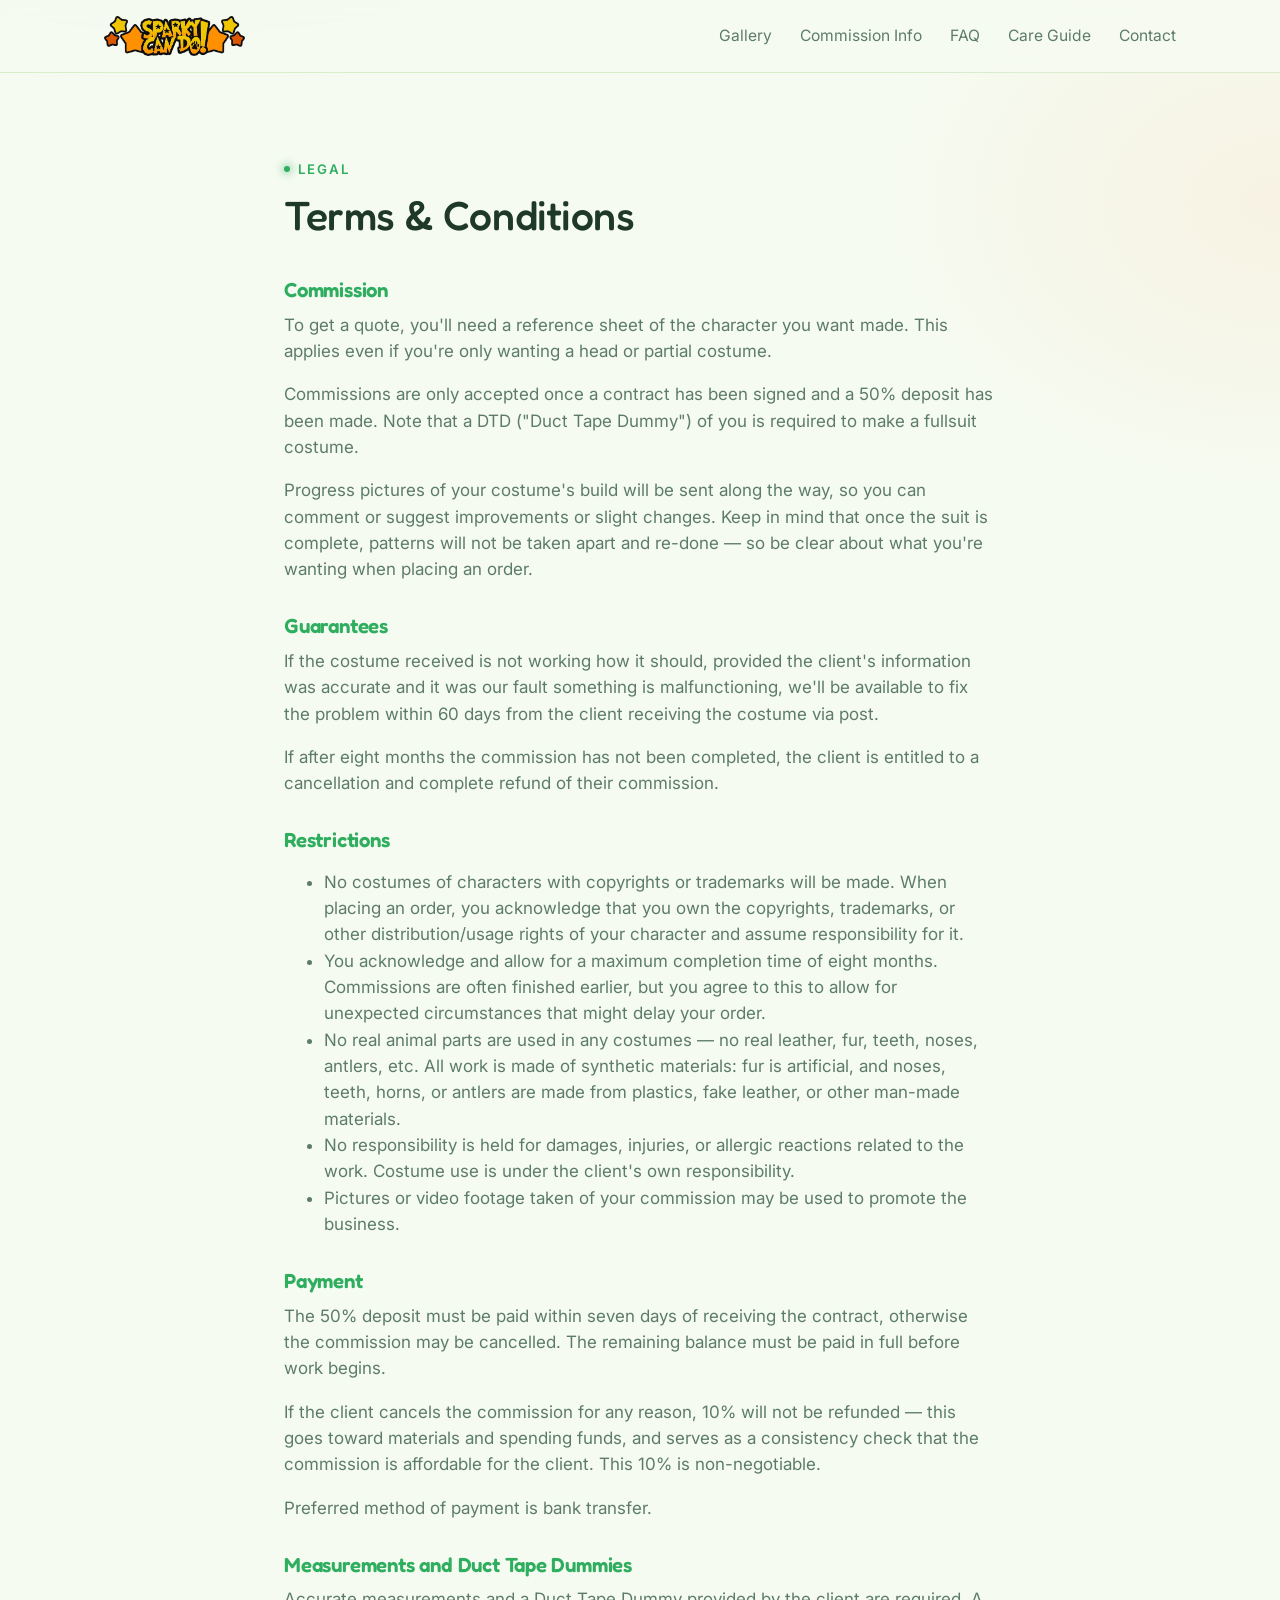
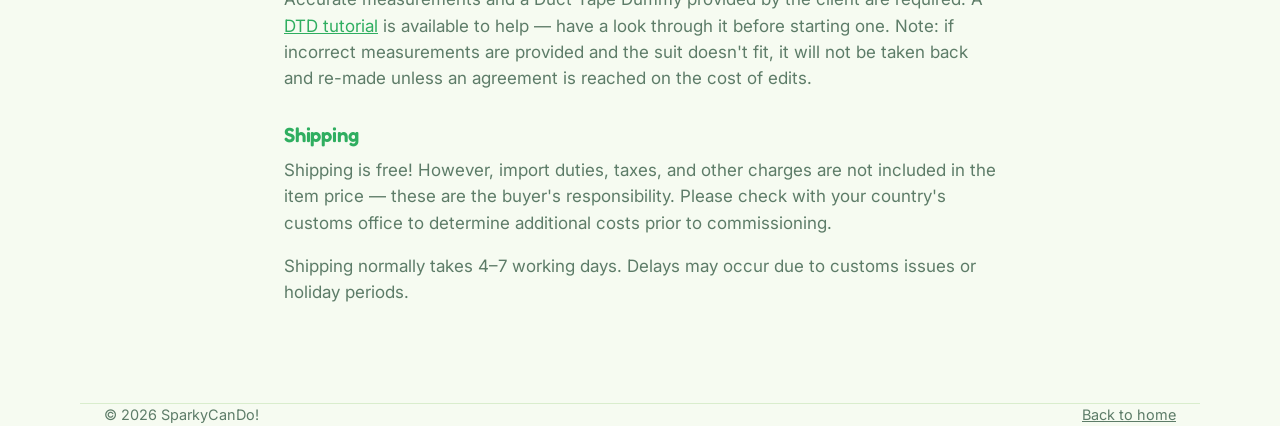
<file: terms.html>
<!DOCTYPE html>
<html lang="en">

<head>
  <meta charset="UTF-8" />
  <meta name="viewport" content="width=device-width, initial-scale=1.0" />
  <title>Terms &amp; Conditions — SparkyCanDo!</title>
  <link
    href="https://fonts.googleapis.com/css2?family=Fredoka:wght@400;500;600;700&family=Inter:wght@400;500;600&display=swap"
    rel="stylesheet" />
  <link rel="stylesheet" href="assets/style.css" />
</head>

<body>

  <header class="site">
    <div class="nav-row">
      <a href="index.html" class="brand"><img src="assets/images/logo.png" alt="SparkyCanDo!" /></a>
      <nav class="links">
        <a href="gallery.html">Gallery</a>
        <a href="index.html#commissions">Commission Info</a>
        <a href="index.html#faq">FAQ</a>
        <a href="index.html#care">Care Guide</a>
        <a href="index.html#contact">Contact</a>
      </nav>
      <button class="nav-toggle" aria-label="Toggle menu">☰</button>
    </div>
  </header>

  <main>
    <section>
      <div class="wrap" style="max-width:760px;">
        <span class="eyebrow">Legal</span>
        <h1 style="font-size:2.4rem;">Terms &amp; Conditions</h1>

        <h3 style="color:var(--spark); margin-top:2em;">Commission</h3>
        <p>To get a quote, you'll need a reference sheet of the character you want made. This applies even if you're
          only wanting a head or partial costume.</p>
        <p>Commissions are only accepted once a contract has been signed and a 50% deposit has been made. Note that a
          DTD ("Duct Tape Dummy") of you is required to make a fullsuit costume.</p>
        <p>Progress pictures of your costume's build will be sent along the way, so you can comment or suggest
          improvements or slight changes. Keep in mind that once the suit is complete, patterns will not be taken apart
          and re-done — so be clear about what you're wanting when placing an order.</p>

        <h3 style="color:var(--spark); margin-top:1.6em;">Guarantees</h3>
        <p>If the costume received is not working how it should, provided the client's information was accurate and it
          was our fault something is malfunctioning, we'll be available to fix the problem within 60 days from the
          client receiving the costume via post.</p>
        <p>If after eight months the commission has not been completed, the client is entitled to a cancellation and
          complete refund of their commission.</p>

        <h3 style="color:var(--spark); margin-top:1.6em;">Restrictions</h3>
        <ul style="color:var(--muted);">
          <li>No costumes of characters with copyrights or trademarks will be made. When placing an order, you
            acknowledge that you own the copyrights, trademarks, or other distribution/usage rights of your character
            and assume responsibility for it.</li>
          <li>You acknowledge and allow for a maximum completion time of eight months. Commissions are often finished
            earlier, but you agree to this to allow for unexpected circumstances that might delay your order.</li>
          <li>No real animal parts are used in any costumes — no real leather, fur, teeth, noses, antlers, etc. All work
            is made of synthetic materials: fur is artificial, and noses, teeth, horns, or antlers are made from
            plastics, fake leather, or other man-made materials.</li>
          <li>No responsibility is held for damages, injuries, or allergic reactions related to the work. Costume use is
            under the client's own responsibility.</li>
          <li>Pictures or video footage taken of your commission may be used to promote the business.</li>
        </ul>

        <h3 style="color:var(--spark); margin-top:1.6em;">Payment</h3>
        <p>The 50% deposit must be paid within seven days of receiving the contract, otherwise the commission may be
          cancelled. The remaining balance must be paid in full before work begins.</p>
        <p>If the client cancels the commission for any reason, 10% will not be refunded — this goes toward materials
          and spending funds, and serves as a consistency check that the commission is affordable for the client. This
          10% is non-negotiable.</p>
        <p>Preferred method of payment is bank transfer.</p>

        <h3 style="color:var(--spark); margin-top:1.6em;">Measurements and Duct Tape Dummies</h3>
        <p>Accurate measurements and a Duct Tape Dummy provided by the client are required. A <a href="index.html#care"
            style="color:var(--spark);">DTD tutorial</a> is available to help — have a look through it before starting
          one. Note: if incorrect measurements are provided and the suit doesn't fit, it will not be taken back and
          re-made unless an agreement is reached on the cost of edits.</p>

        <h3 style="color:var(--spark); margin-top:1.6em;">Shipping</h3>
        <p>Shipping is free! However, import duties, taxes, and other charges are not included in the item price — these
          are the buyer's responsibility. Please check with your country's customs office to determine additional costs
          prior to commissioning.</p>
        <p>Shipping normally takes 4–7 working days. Delays may occur due to customs issues or holiday periods.</p>
      </div>
    </section>
  </main>

  <footer class="wrap">
    <span>&copy; <span id="year"></span> SparkyCanDo!</span>
    <span><a href="index.html" style="color:inherit;">Back to home</a></span>
  </footer>

  <script>document.getElementById("year").textContent = new Date().getFullYear();</script>
  <script src="assets/main.js"></script>
</body>

</html>
</file>
<file: assets/style.css>
/* ============================================================
   SparkyCanDo — Design Tokens
   Subject: custom fursuit maker / small craft business.
   Direction: fresh, playful, green — bright and friendly rather
   than moody. Chunky rounded display type instead of a serif,
   for a fun/approachable feel. Hand-stitched dash dividers stay
   as the signature motif (it's a sewing business), just recolored.
   ============================================================ */

:root {
  --bg: #f6fbf1;
  --surface: #e9f6e0;
  --surface-2: #ffffff;
  --text: #1e3a26;
  --muted: #5d7c68;
  --spark: #2fae60;
  /* signature accent — fresh green */
  --spark-dim: #9adcb6;
  --ember: #ff8a3d;
  /* CTA / playful pop against the green */
  --thread: #2aa9a0;
  /* small tag accent, sparingly used */
  --line: #d9edcd;

  --font-display: "Fredoka", sans-serif;
  --font-body: "Inter", -apple-system, sans-serif;

  --radius: 14px;
  --wrap: 1120px;
}

@media (prefers-reduced-motion: no-preference) {
  html {
    scroll-behavior: smooth;
  }
}

* {
  box-sizing: border-box;
}

html,
body {
  margin: 0;
  padding: 0;
  background: var(--bg);
  color: var(--text);
  font-family: var(--font-body);
  font-size: 17px;
  line-height: 1.55;
}

body {
  background-image:
    radial-gradient(ellipse 900px 500px at 15% -10%, rgba(47, 174, 96, 0.10), transparent 60%),
    radial-gradient(ellipse 700px 500px at 100% 10%, rgba(255, 138, 61, 0.08), transparent 60%);
  background-repeat: no-repeat;
}

img {
  max-width: 100%;
  display: block;
}

a {
  color: inherit;
}

.wrap {
  max-width: var(--wrap);
  margin: 0 auto;
  padding: 0 24px;
}

h1,
h2,
h3 {
  font-family: var(--font-display);
  font-weight: 600;
  line-height: 1.1;
  margin: 0 0 0.5em;
  letter-spacing: -0.01em;
}

h1 {
  font-size: clamp(2.4rem, 5vw, 4.2rem);
  font-weight: 500;
}

h2 {
  font-size: clamp(1.7rem, 3vw, 2.4rem);
}

h3 {
  font-size: 1.2rem;
}

p {
  color: var(--muted);
  margin: 0 0 1em;
}

.eyebrow {
  font-family: var(--font-body);
  font-size: 0.78rem;
  letter-spacing: 0.16em;
  text-transform: uppercase;
  color: var(--spark);
  font-weight: 600;
  display: inline-flex;
  align-items: center;
  gap: 8px;
  margin-bottom: 14px;
}

.eyebrow::before {
  content: "";
  width: 6px;
  height: 6px;
  border-radius: 50%;
  background: var(--spark);
  box-shadow: 0 0 8px 2px rgba(47, 174, 96, 0.5);
}

/* --- stitched divider, the signature motif --- */
.stitch {
  width: 100%;
  height: 14px;
  margin: 0;
  opacity: 0.55;
}

.stitch svg {
  width: 100%;
  height: 100%;
  display: block;
}

/* --- header --- */
header.site {
  position: sticky;
  top: 0;
  z-index: 50;
  background: rgba(246, 251, 241, 0.86);
  backdrop-filter: blur(8px);
  border-bottom: 1px solid var(--line);
}

.nav-row {
  display: flex;
  align-items: center;
  justify-content: space-between;
  padding: 16px 24px;
  max-width: var(--wrap);
  margin: 0 auto;
}

.brand {
  display: flex;
  align-items: center;
  gap: 8px;
  text-decoration: none;
  flex-shrink: 0;
}

.brand img {
  height: 40px;
  max-height: 40px;
  width: auto;
  max-width: 160px;
  object-fit: contain;
  display: block;
}

@media (max-width: 760px) {
  .brand img {
    height: 32px;
    max-height: 32px;
  }
}

.brand .dot {
  color: var(--spark);
}

nav.links {
  display: flex;
  gap: 28px;
  font-size: 0.92rem;
}

nav.links a {
  text-decoration: none;
  color: var(--muted);
  transition: color 0.2s;
}

nav.links a:hover,
nav.links a:focus-visible {
  color: var(--spark);
}

.nav-toggle {
  display: none;
  background: none;
  border: none;
  color: var(--text);
  font-size: 1.5rem;
  cursor: pointer;
}

@media (max-width: 760px) {
  nav.links {
    position: absolute;
    top: 100%;
    left: 0;
    right: 0;
    flex-direction: column;
    background: var(--surface);
    padding: 20px 24px;
    gap: 16px;
    border-bottom: 1px solid var(--line);
    display: none;
  }

  nav.links.open {
    display: flex;
  }

  .nav-toggle {
    display: block;
  }
}

/* --- hero --- */
.hero {
  padding: 90px 0 70px;
}

.hero-grid {
  display: grid;
  grid-template-columns: 1.1fr 0.9fr;
  gap: 48px;
  align-items: center;
}

@media (max-width: 860px) {
  .hero-grid {
    grid-template-columns: 1fr;
  }
}

.hero p.lede {
  font-size: 1.12rem;
  max-width: 46ch;
}

.cta-row {
  display: flex;
  gap: 14px;
  flex-wrap: wrap;
  margin-top: 28px;
}

.btn {
  display: inline-flex;
  align-items: center;
  gap: 8px;
  padding: 13px 26px;
  border-radius: var(--radius);
  font-weight: 600;
  font-size: 0.95rem;
  text-decoration: none;
  border: 1px solid transparent;
  cursor: pointer;
  transition: transform 0.15s ease, box-shadow 0.15s ease, background 0.15s ease;
  font-family: var(--font-body);
}

.btn:hover {
  transform: translateY(-1px);
}

.btn-primary {
  background: var(--ember);
  color: #ffffff;
}

.btn-primary:hover {
  box-shadow: 0 6px 24px rgba(255, 107, 74, 0.35);
}

.btn-ghost {
  border-color: var(--line);
  color: var(--text);
  background: transparent;
}

.btn-ghost:hover {
  border-color: var(--spark);
  color: var(--spark);
}

.hero-photo {
  position: relative;
}

.hero-photo img {
  border-radius: 10px;
  transform: rotate(-2deg);
  box-shadow: 0 30px 60px -20px rgba(30, 58, 38, 0.25);
  border: 6px solid var(--surface-2);
}

/* --- pill stats strip --- */
.stats {
  display: flex;
  gap: 40px;
  flex-wrap: wrap;
  padding: 30px 0 10px;
  border-top: 1px solid var(--line);
  margin-top: 40px;
}

.stat b {
  display: block;
  font-family: var(--font-display);
  font-size: 1.7rem;
  color: var(--spark);
}

.stat span {
  color: var(--muted);
  font-size: 0.88rem;
}

/* --- section shell --- */
section {
  padding: 80px 0;
}

.section-head {
  max-width: 640px;
  margin-bottom: 44px;
}

.section-alt {
  background: var(--surface);
}

/* --- gallery: year jump nav + year sections --- */
.year-nav {
  display: flex;
  flex-wrap: wrap;
  gap: 10px;
  margin-bottom: 50px;
}

.year-nav a {
  text-decoration: none;
  color: var(--muted);
  background: var(--surface-2);
  border: 1px solid var(--line);
  padding: 8px 18px;
  border-radius: 999px;
  font-size: 0.88rem;
  font-weight: 600;
  transition: color 0.2s, border-color 0.2s;
}

.year-nav a:hover,
.year-nav a:focus-visible {
  color: var(--spark);
  border-color: var(--spark);
}

.gallery-year {
  margin-bottom: 60px;
  scroll-margin-top: 90px;
}

.year-head {
  display: flex;
  align-items: baseline;
  gap: 16px;
  margin-bottom: 24px;
  flex-wrap: wrap;
  position: sticky;
  top: 74px;
  z-index: 5;
  background: rgba(246, 251, 241, 0.92);
  backdrop-filter: blur(6px);
  padding: 10px 0;
}

.year-head .year-badge {
  font-family: var(--font-display);
  font-size: 2rem;
  color: var(--spark);
}

.year-head p {
  margin: 0;
}

/* --- scroll reveal --- */
.reveal {
  opacity: 0;
  transform: translateY(28px);
  transition: opacity 0.6s ease, transform 0.6s ease;
}

.reveal.in-view {
  opacity: 1;
  transform: none;
}

@media (prefers-reduced-motion: reduce) {
  .reveal {
    transition: none;
    opacity: 1;
    transform: none;
  }
}

/* --- gallery: pinned swatch cards --- */
.gallery-grid {
  display: grid;
  grid-template-columns: repeat(4, 1fr);
  gap: 26px;
}

@media (max-width: 900px) {
  .gallery-grid {
    grid-template-columns: repeat(2, 1fr);
  }
}

@media (max-width: 520px) {
  .gallery-grid {
    grid-template-columns: 1fr;
  }
}

.swatch {
  background: var(--surface-2);
  padding: 10px;
  border-radius: 8px;
  border: 1px solid var(--line);
  transition: transform 0.25s ease, box-shadow 0.25s ease;
  cursor: pointer;
}

.swatch:nth-child(odd) {
  transform: rotate(-1.4deg);
}

.swatch:nth-child(even) {
  transform: rotate(1.2deg);
}

.swatch.reveal.in-view:nth-child(odd) {
  transform: rotate(-1.4deg);
}

.swatch.reveal.in-view:nth-child(even) {
  transform: rotate(1.2deg);
}

.swatch:hover {
  transform: rotate(0deg) translateY(-6px);
  box-shadow: 0 20px 40px -18px rgba(30, 58, 38, 0.22);
  z-index: 2;
}

.swatch img {
  border-radius: 4px;
  aspect-ratio: 3/4;
  object-fit: cover;
  width: 100%;
}

.swatch figcaption {
  font-size: 0.82rem;
  color: var(--muted);
  padding-top: 10px;
  text-align: center;
}

/* --- lightbox --- */
.lightbox {
  position: fixed;
  inset: 0;
  background: rgba(20, 36, 24, 0.88);
  display: flex;
  flex-direction: column;
  align-items: center;
  justify-content: center;
  z-index: 200;
  opacity: 0;
  pointer-events: none;
  transition: opacity 0.25s ease;
  padding: 24px;
}

.lightbox.open {
  opacity: 1;
  pointer-events: auto;
}

.lightbox img {
  max-width: min(90vw, 900px);
  max-height: 78vh;
  border-radius: 10px;
  box-shadow: 0 30px 60px -20px rgba(0, 0, 0, 0.5);
}

.lightbox-caption {
  color: #fff;
  margin-top: 16px;
  font-size: 0.95rem;
  opacity: 0.85;
}

.lightbox-close {
  position: absolute;
  top: 20px;
  right: 24px;
  background: none;
  border: none;
  color: #fff;
  font-size: 2rem;
  line-height: 1;
  cursor: pointer;
  padding: 6px 10px;
}

.lightbox-close:hover {
  color: var(--spark);
}

/* --- commission steps --- */
.steps {
  display: grid;
  grid-template-columns: repeat(3, 1fr);
  gap: 30px;
}

@media (max-width: 760px) {
  .steps {
    grid-template-columns: 1fr;
  }
}

.step {
  border-left: 2px dashed var(--spark-dim);
  padding-left: 20px;
}

.step .num {
  font-family: var(--font-display);
  color: var(--spark);
  font-size: 1.6rem;
  display: block;
  margin-bottom: 6px;
}

/* --- pricing cards --- */
.price-grid {
  display: grid;
  grid-template-columns: repeat(3, 1fr);
  gap: 22px;
  margin-bottom: 40px;
}

@media (max-width: 760px) {
  .price-grid {
    grid-template-columns: 1fr;
  }
}

.price-card {
  background: var(--surface-2);
  border: 1px solid var(--line);
  border-radius: 10px;
  padding: 26px;
}

.price-card h3 {
  margin-bottom: 4px;
}

.price-card .price {
  font-family: var(--font-display);
  color: var(--spark);
  font-size: 1.7rem;
  display: block;
  margin-bottom: 10px;
}

.price-card ul {
  margin: 0;
  padding-left: 18px;
  color: var(--muted);
  font-size: 0.9rem;
}

.extras-table {
  width: 100%;
  border-collapse: collapse;
  margin: 20px 0 40px;
  font-size: 0.92rem;
}

.extras-table td {
  padding: 10px 0;
  border-bottom: 1px solid var(--line);
  color: var(--muted);
}

.extras-table td:last-child {
  text-align: right;
  color: var(--spark);
  font-weight: 600;
  white-space: nowrap;
}

/* --- faq accordion --- */
.faq-item {
  border-bottom: 1px solid var(--line);
}

.faq-item summary {
  cursor: pointer;
  padding: 20px 0;
  font-weight: 600;
  list-style: none;
  display: flex;
  justify-content: space-between;
  align-items: center;
  gap: 16px;
}

.faq-item summary::-webkit-details-marker {
  display: none;
}

.faq-item summary::after {
  content: "+";
  color: var(--spark);
  font-size: 1.4rem;
  flex-shrink: 0;
  transition: transform 0.2s;
}

.faq-item[open] summary::after {
  transform: rotate(45deg);
}

.faq-item p {
  padding-bottom: 20px;
  margin: 0;
  max-width: 65ch;
}

/* --- contact --- */
.contact-grid {
  display: grid;
  grid-template-columns: 1fr 1fr;
  gap: 50px;
}

@media (max-width: 800px) {
  .contact-grid {
    grid-template-columns: 1fr;
  }
}

.field {
  margin-bottom: 18px;
}

.field label {
  display: block;
  font-size: 0.85rem;
  color: var(--muted);
  margin-bottom: 6px;
}

.field input,
.field textarea {
  width: 100%;
  background: var(--surface-2);
  border: 1px solid var(--line);
  border-radius: var(--radius);
  padding: 12px 14px;
  color: var(--text);
  font-family: var(--font-body);
  font-size: 0.95rem;
}

.field input:focus,
.field textarea:focus {
  outline: none;
  border-color: var(--spark);
}

.field textarea {
  resize: vertical;
  min-height: 120px;
}

.direct-contact {
  display: flex;
  flex-direction: column;
  gap: 18px;
}

.direct-contact a {
  text-decoration: none;
}

.email-link {
  font-family: var(--font-display);
  font-size: 1.3rem;
  color: var(--spark);
}

.social-row {
  display: flex;
  gap: 16px;
  margin-top: 8px;
}

.social-row a {
  width: 40px;
  height: 40px;
  border: 1px solid var(--line);
  border-radius: 50%;
  display: flex;
  align-items: center;
  justify-content: center;
  color: var(--muted);
  text-decoration: none;
  font-size: 0.85rem;
  transition: border-color 0.2s, color 0.2s;
}

.social-row a:hover {
  border-color: var(--spark);
  color: var(--spark);
}

/* --- footer --- */
footer {
  border-top: 1px solid var(--line);
  padding: 32px 0;
  color: var(--muted);
  font-size: 0.85rem;
  display: flex;
  justify-content: space-between;
  flex-wrap: wrap;
  gap: 12px;
}

/* --- placeholder banner (visible to your partner while editing, easy to delete) --- */
.edit-me {
  border: 1px dashed var(--thread);
  border-radius: 8px;
  padding: 4px 10px;
  font-size: 0.72rem;
  color: var(--thread);
  display: inline-block;
  margin-bottom: 16px;
  letter-spacing: 0.04em;
  text-transform: uppercase;
}

:focus-visible {
  outline: 2px solid var(--spark);
  outline-offset: 2px;
}
</file>
